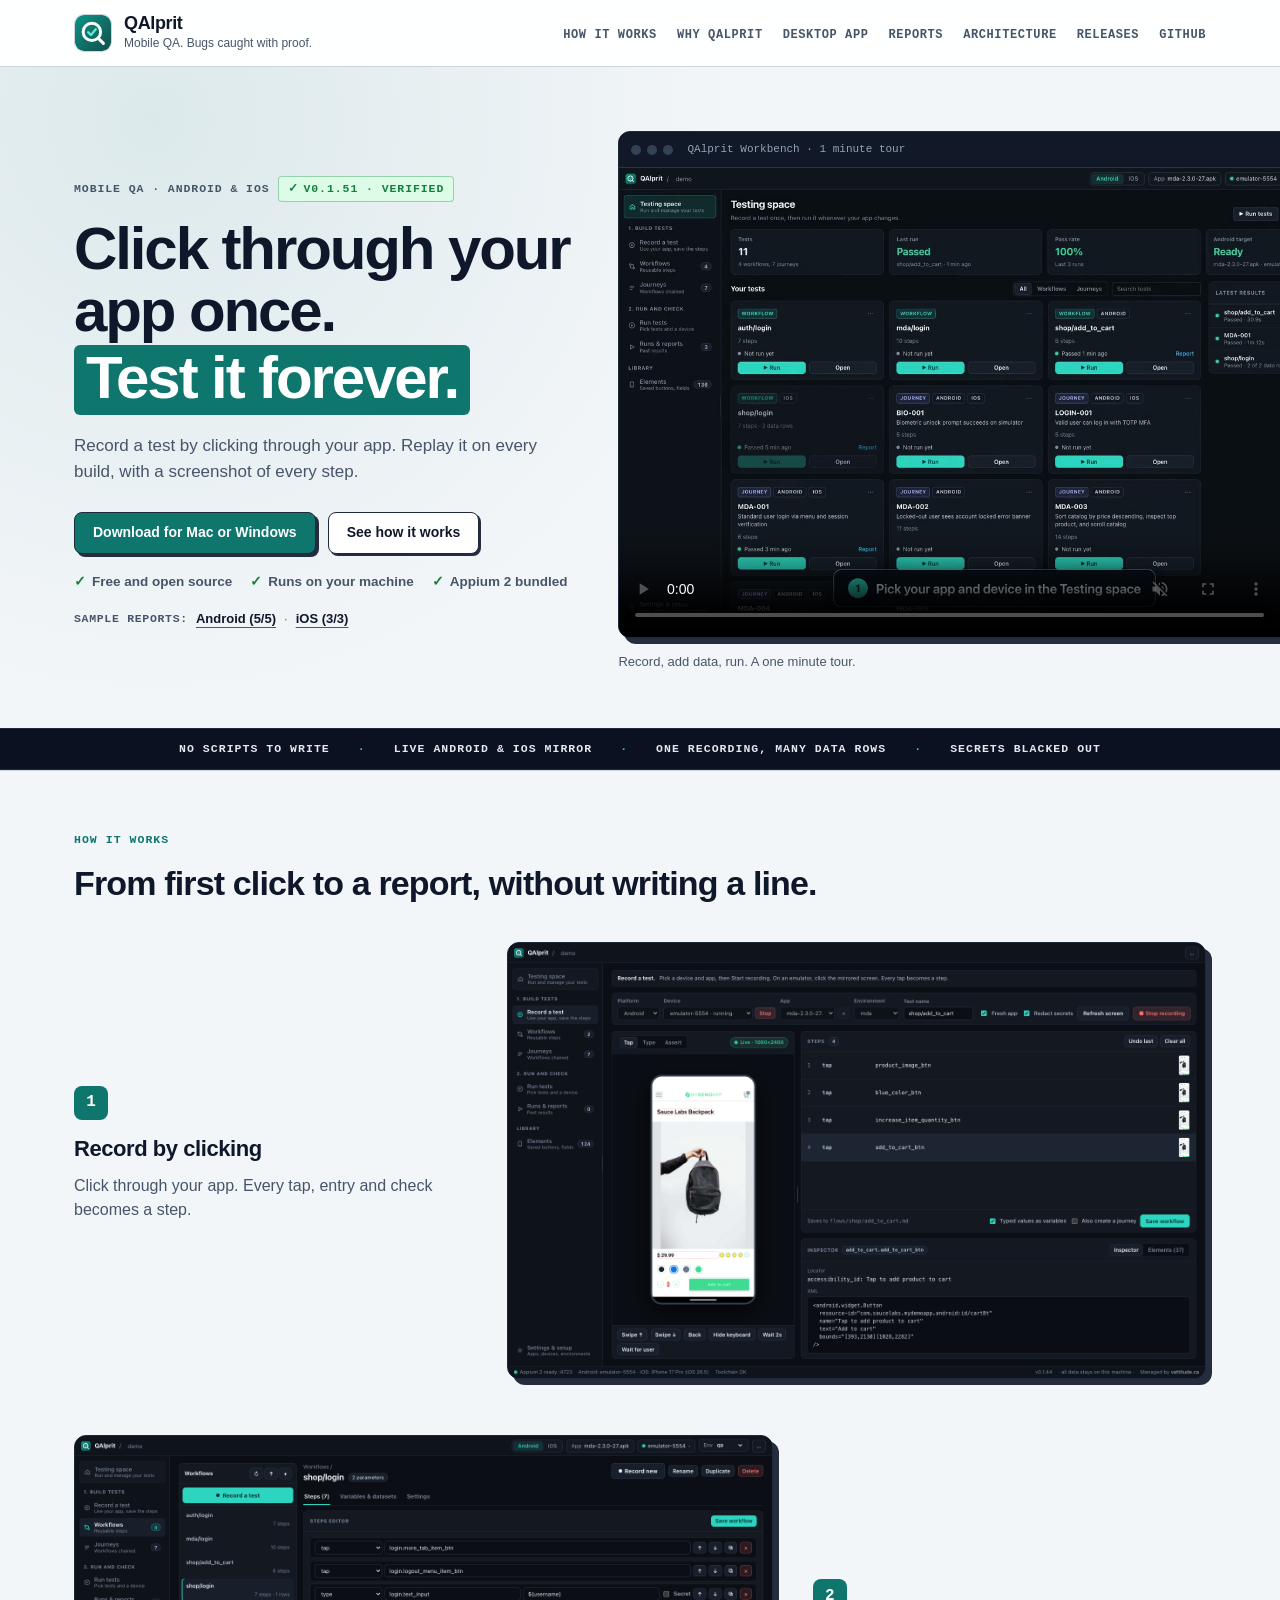
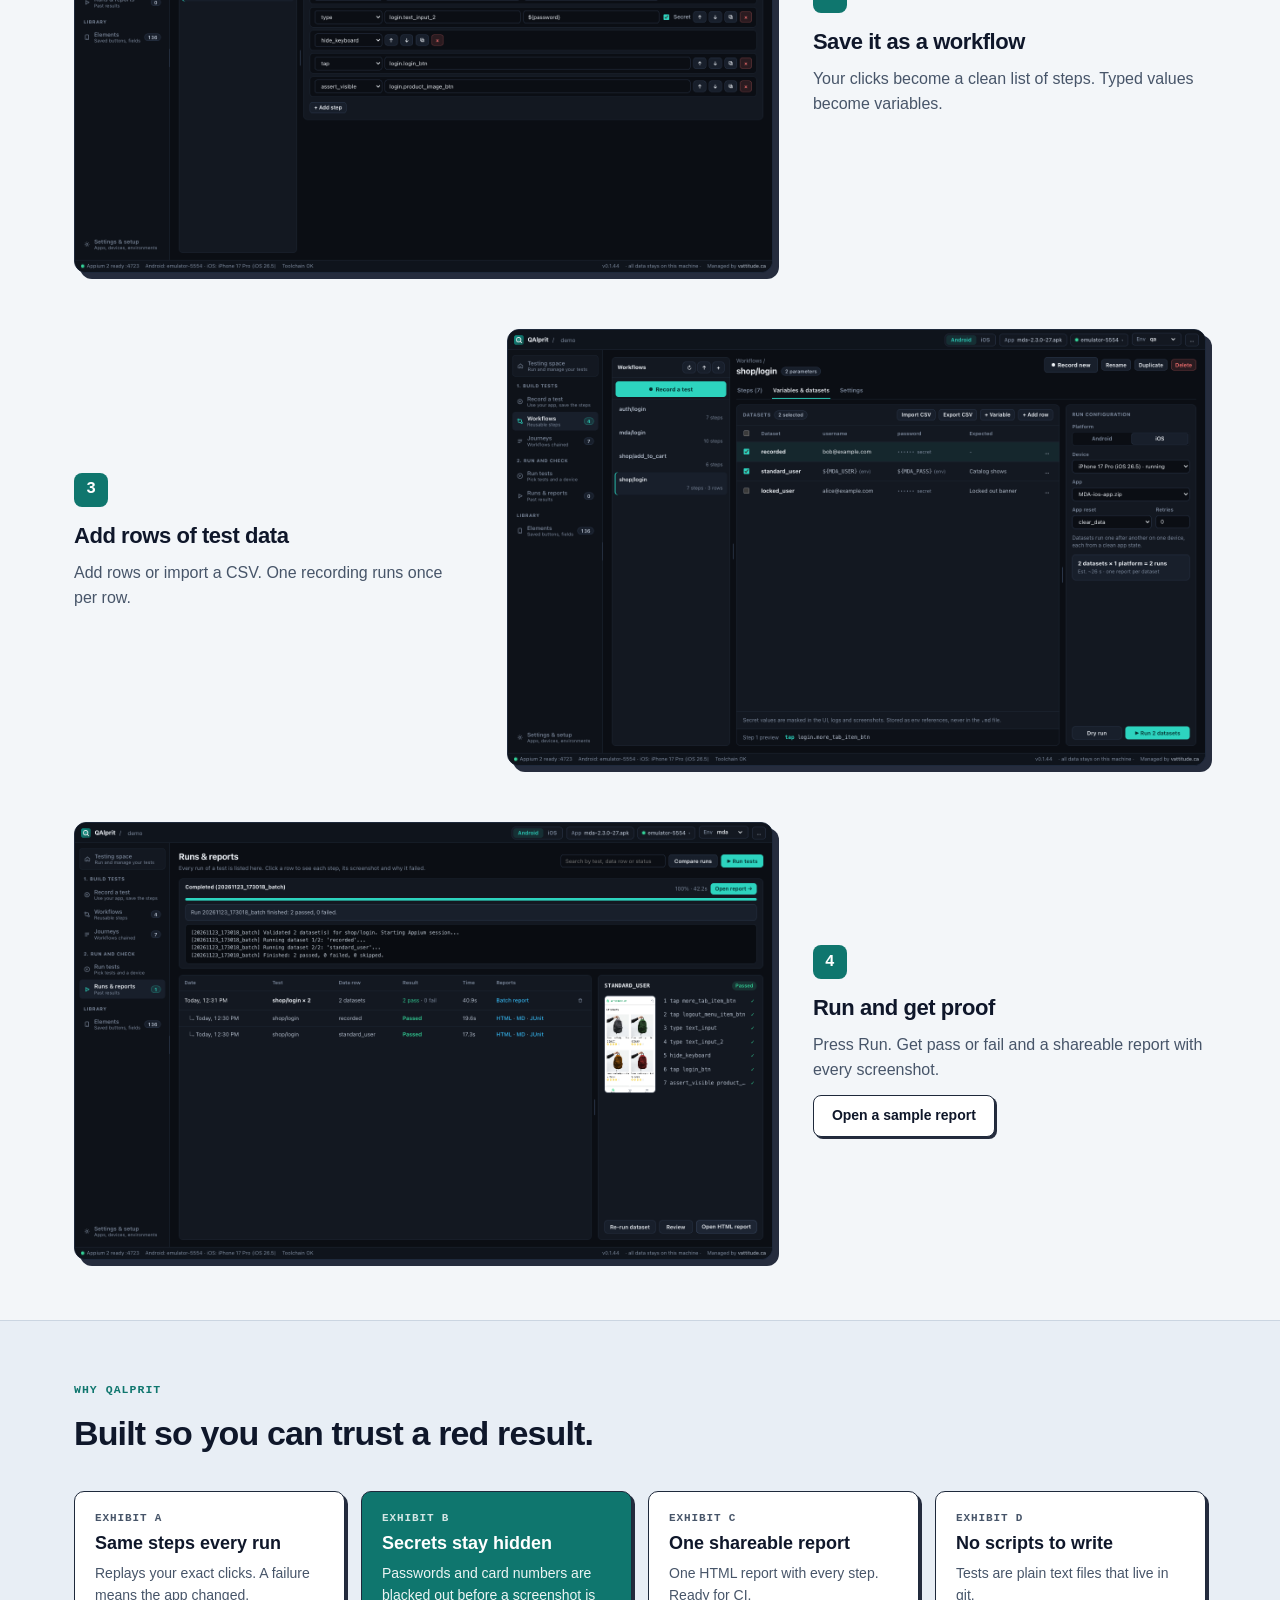
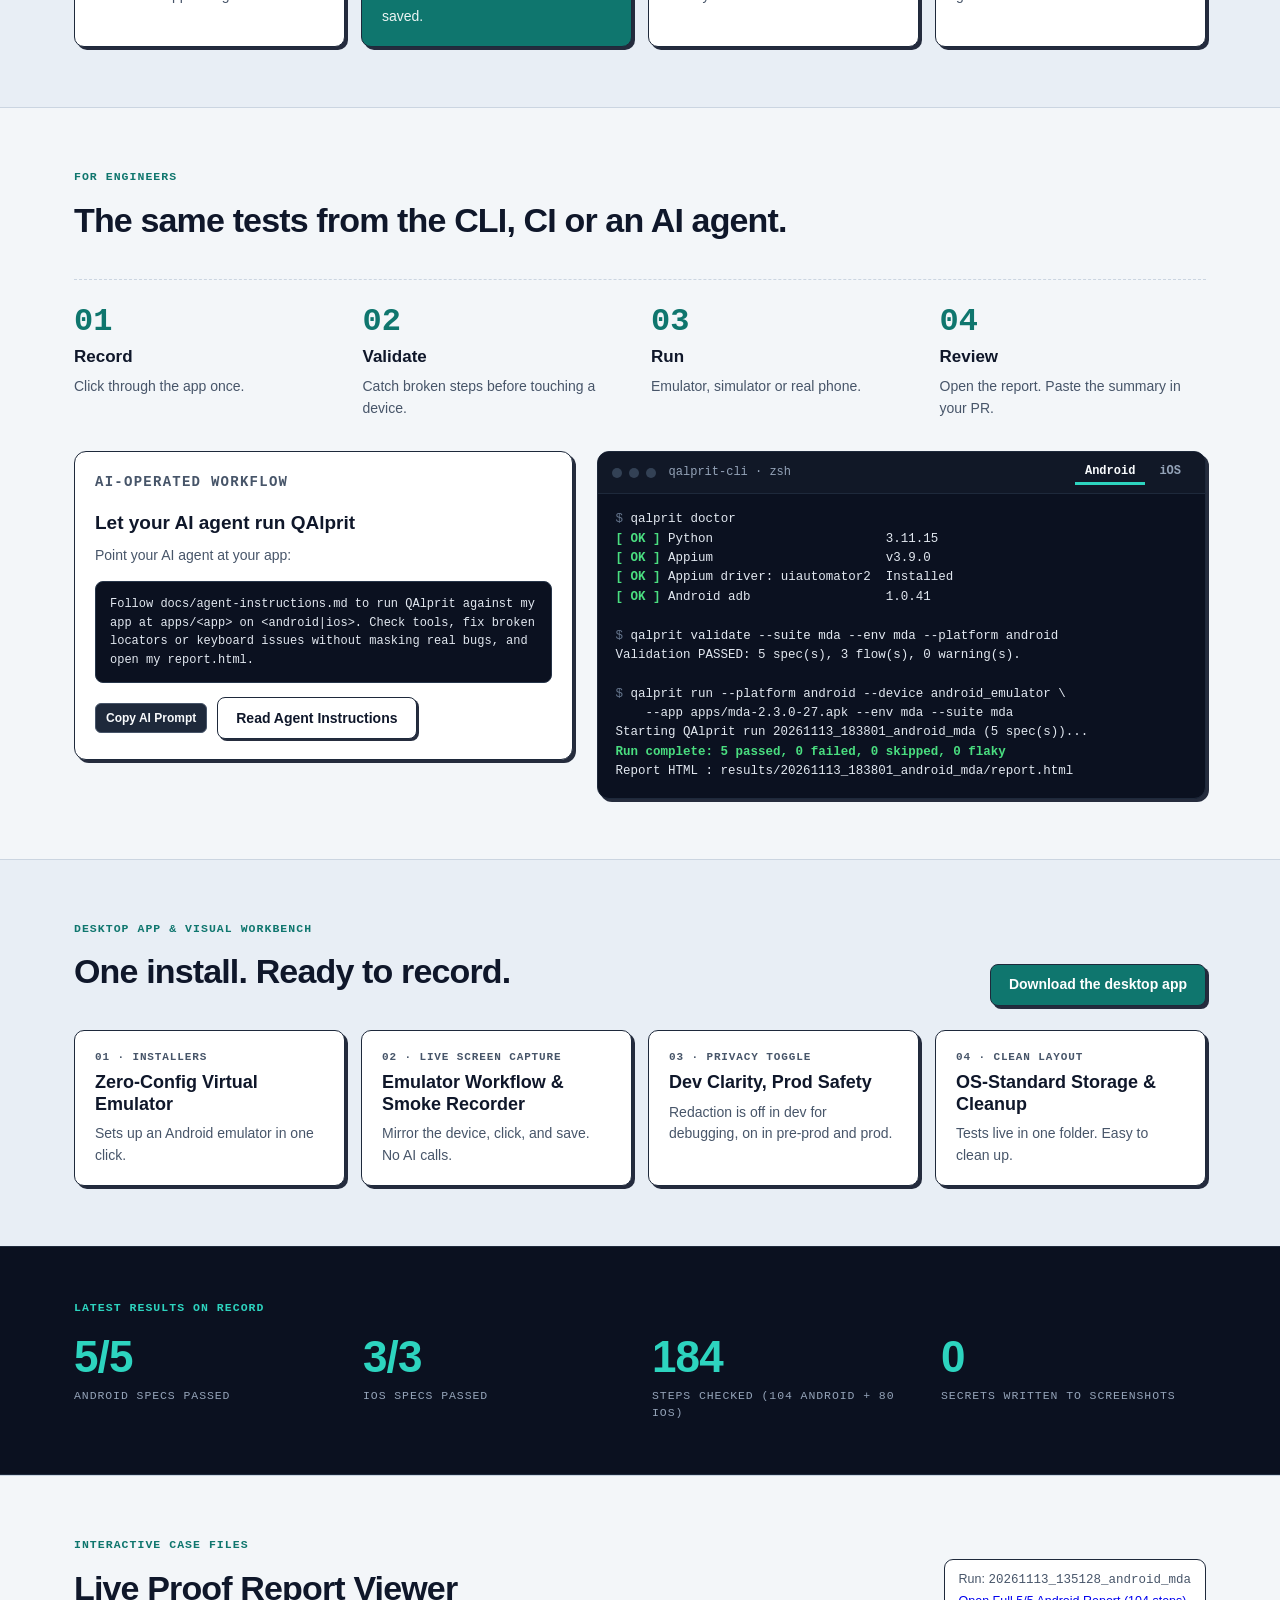
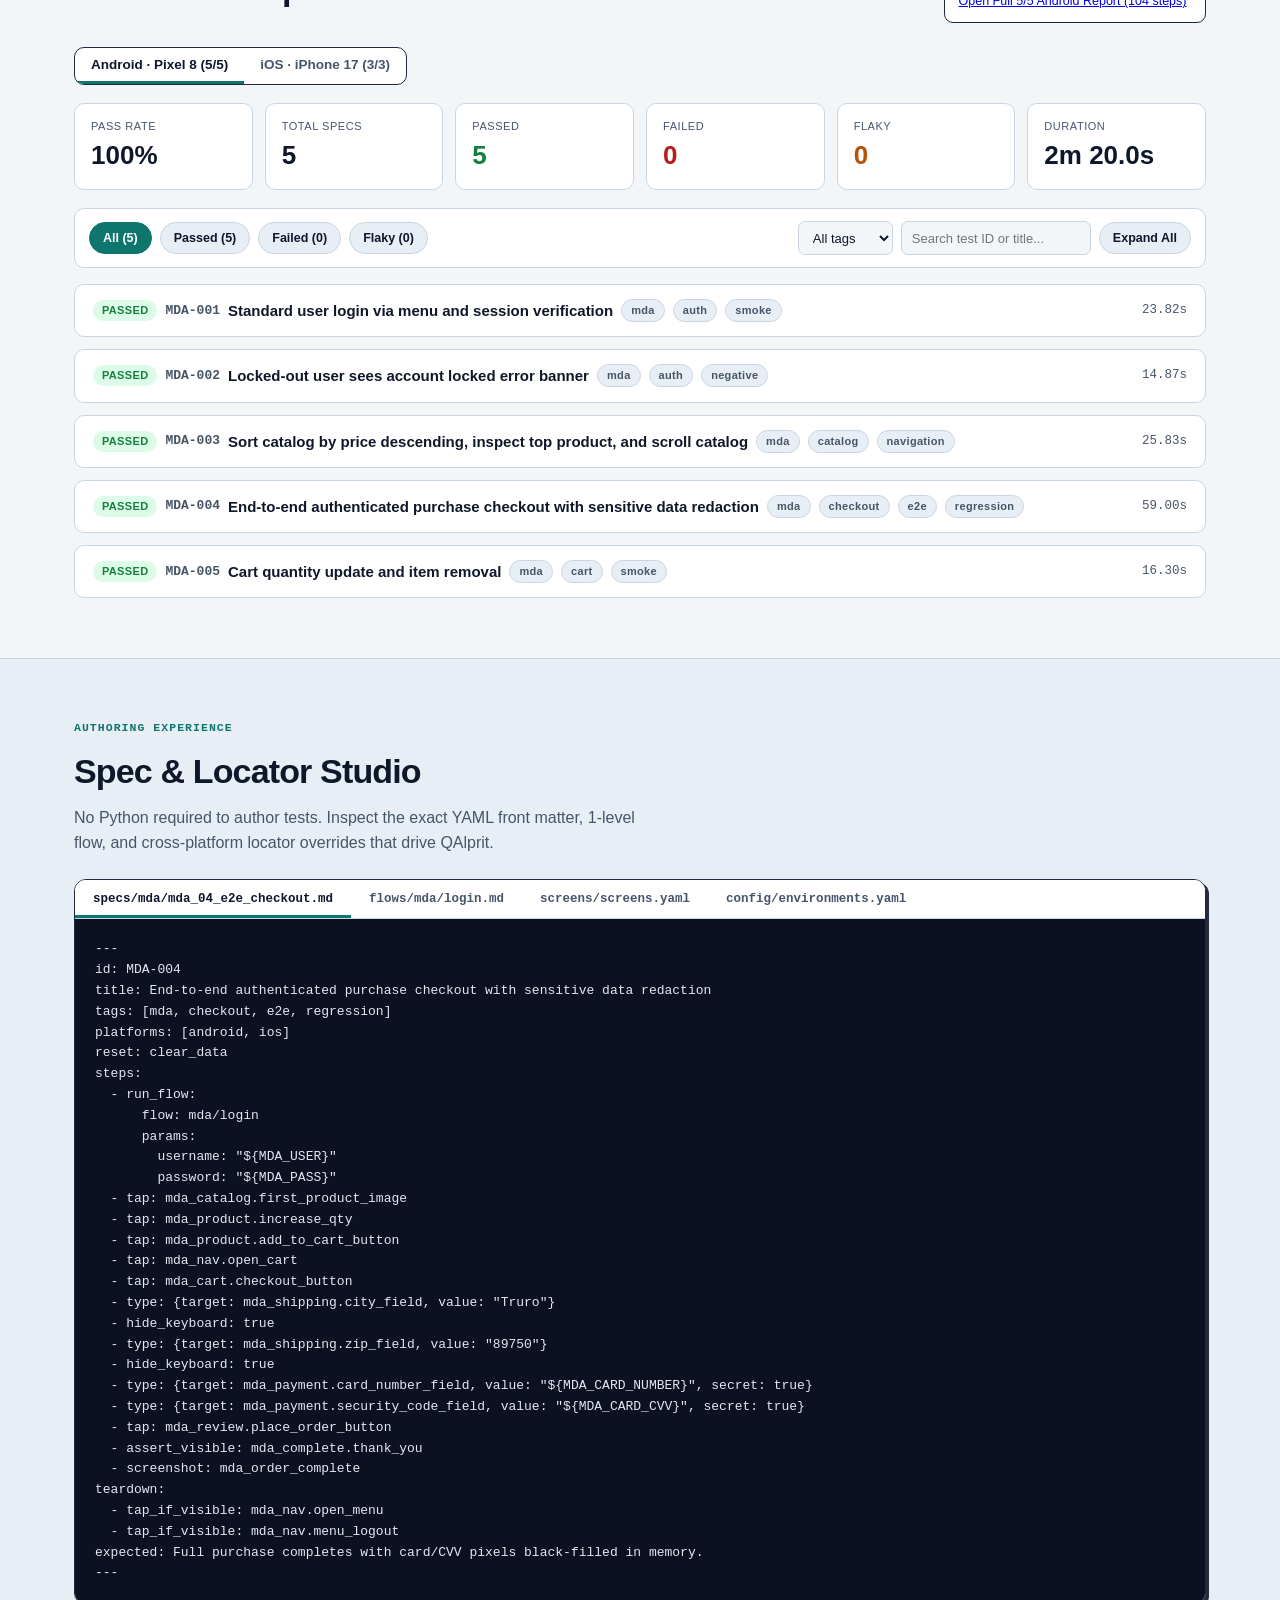
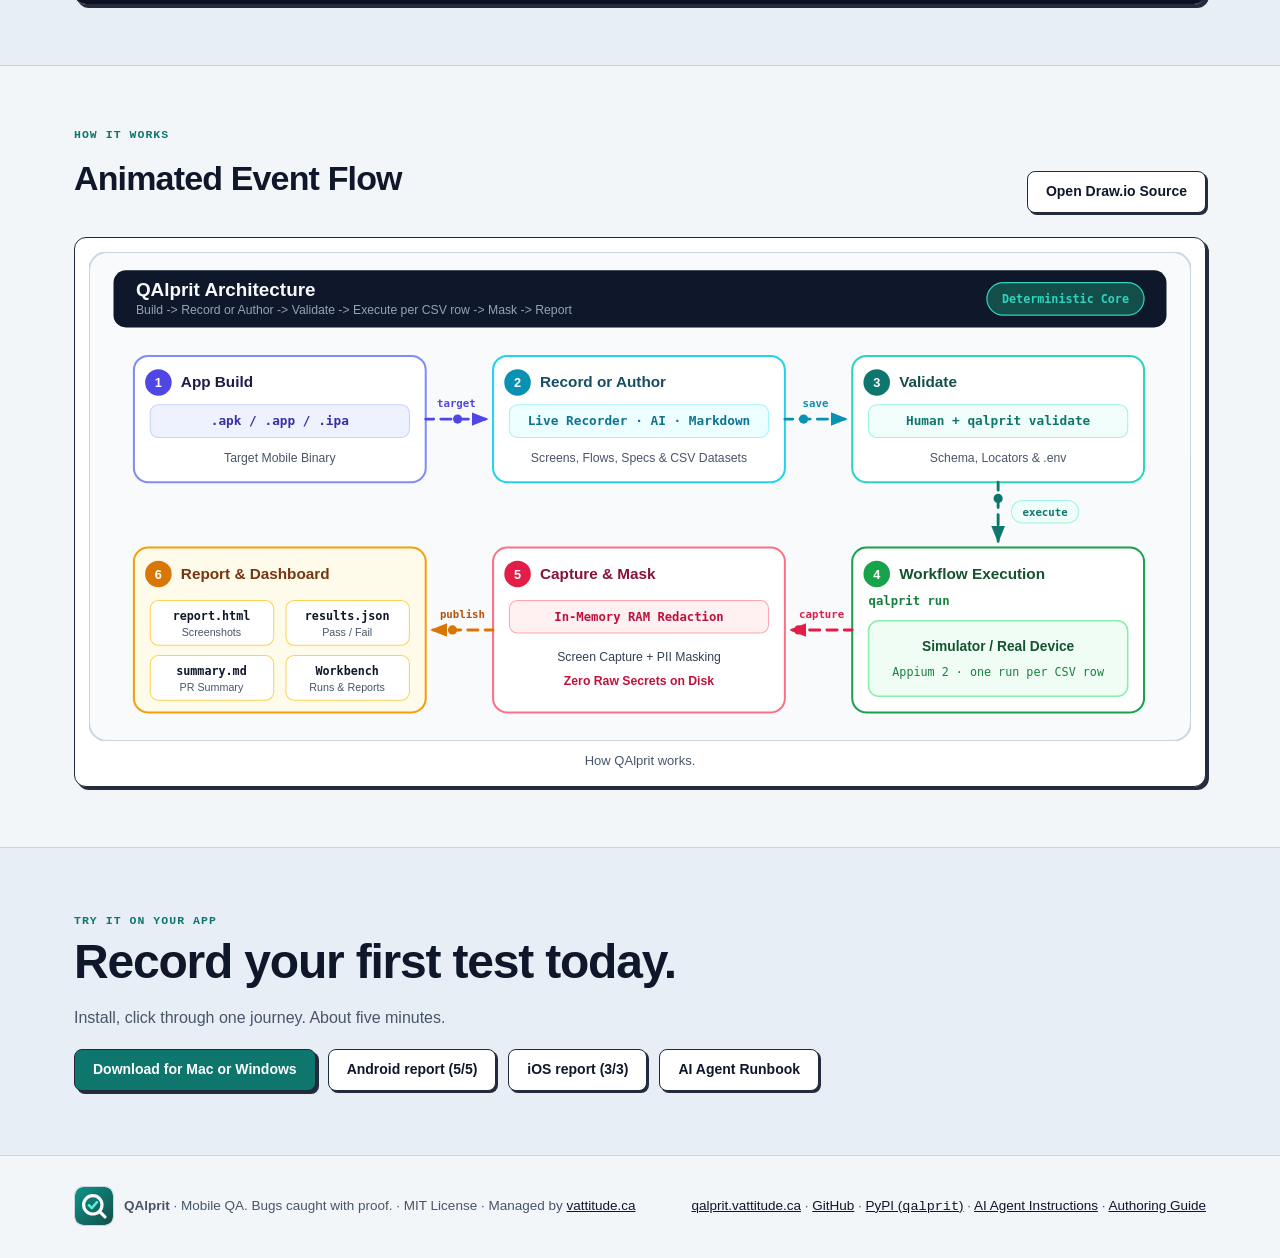
<file: web/index.html>
<!DOCTYPE html>
<html lang="en">
<head>
  <meta charset="utf-8" />
  <meta name="viewport" content="width=device-width, initial-scale=1.0" />
  <meta name="color-scheme" content="light dark" />
  <title>QAlprit: mobile QA. Bugs caught with proof.</title>
  <meta name="description" content="Record mobile tests by clicking through your app on a live Android emulator or iOS simulator. Replay them with CSV data on Appium 2 and get a report with every step and every secret blacked out." />
  <link rel="canonical" href="https://qalprit.vattitude.ca/" />
  <link rel="icon" type="image/svg+xml" href="qalprit-icon.svg" />
  <link rel="alternate icon" type="image/png" href="qalprit-logo.png" />
  <link rel="apple-touch-icon" href="qalprit-logo.png" />
  <meta property="og:type" content="website" />
  <meta property="og:url" content="https://qalprit.vattitude.ca/" />
  <meta property="og:title" content="QAlprit: mobile QA. Bugs caught with proof." />
  <meta property="og:description" content="Record mobile tests by clicking through your app on a live Android emulator or iOS simulator. Replay them with CSV data on Appium 2 and get a report with every step and every secret blacked out." />
  <meta property="og:image" content="https://qalprit.vattitude.ca/social-card.png" />
  <meta name="twitter:card" content="summary_large_image" />
  <meta name="twitter:title" content="QAlprit: mobile QA. Bugs caught with proof." />
  <meta name="twitter:description" content="Record mobile tests by clicking through your app on live Android and iOS emulators. No scripts." />
  <meta name="twitter:image" content="https://qalprit.vattitude.ca/social-card.png" />
  <link rel="stylesheet" href="styles.css" />
</head>
<body>
  <a href="#main-content" class="skip-link">Skip to main content</a>

  <header class="site-header">
    <div class="container nav-row">
      <a class="brand" href="#top" aria-label="QAlprit home">
        <img class="brand-logo" src="qalprit-icon.svg" alt="" width="38" height="38" />
        <span>
          <strong>QAlprit</strong>
          <small>Mobile QA. Bugs caught with proof.</small>
        </span>
      </a>
      <nav aria-label="Primary">
        <ul class="nav-links">
          <li><a href="#how-it-works">How it works</a></li>
          <li><a href="#evidence">Why QAlprit</a></li>
          <li><a href="#workbench">Desktop app</a></li>
          <li><a href="#proof-viewer">Reports</a></li>
          <li><a href="#architecture">Architecture</a></li>
          <li><a href="https://github.com/vattitude-me/QAlprit/releases/latest" target="_blank" rel="noopener">Releases</a></li>
          <li><a href="https://github.com/vattitude-me/QAlprit" target="_blank" rel="noopener">GitHub</a></li>
        </ul>
      </nav>
    </div>
  </header>

  <main id="main-content" tabindex="-1">
    <section id="top" class="hero">
      <div class="container hero-grid">
        <div class="hero-copy">
          <p class="case-meta">
            <span>Mobile QA · Android &amp; iOS</span>
            <span class="case-badge"><span aria-hidden="true">✓</span> v0.1.51 · Verified</span>
          </p>
          <h1>Click through your app once.<br /><span class="proof-highlight">Test it forever.</span></h1>
          <p class="lead">
            Record a test by clicking through your app. Replay it on every build, with a screenshot of every step.
          </p>
          <div class="hero-actions">
            <a class="btn-primary" href="https://github.com/vattitude-me/QAlprit/releases/latest" target="_blank" rel="noopener">Download for Mac or Windows</a>
            <a class="btn-secondary" href="#how-it-works">See how it works</a>
          </div>
          <ul class="hero-points">
            <li>Free and open source</li>
            <li>Runs on your machine</li>
            <li>Appium 2 bundled</li>
          </ul>
          <div class="hero-utility">
            <div class="hero-report-links" aria-label="Sample HTML reports">
              <span class="hero-report-label">Sample reports:</span>
              <a class="utility-link" href="sample-report.html">Android (5/5)</a>
              <span class="t-dim" aria-hidden="true">·</span>
              <a class="utility-link" href="sample-report-ios.html">iOS (3/3)</a>
            </div>
          </div>
        </div>

        <figure class="hero-shot">
          <div class="app-window">
            <div class="app-window-bar" aria-hidden="true"><span></span><span></span><span></span><em>QAlprit Workbench · 1 minute tour</em></div>
            <video class="hero-video" width="1280" height="800" poster="media/intro-poster.jpg" autoplay muted loop playsinline controls preload="metadata" aria-label="One minute tour of QAlprit: record a login on the iOS Simulator, record add to cart on an Android emulator, add data rows, and run the test with a report.">
              <source src="media/intro.mp4" type="video/mp4" />
              <img src="screenshots/record-ios.png" width="1600" height="1000" alt="QAlprit Workbench recording a login on a live iPhone simulator, with the password field blacked out." />
            </video>
          </div>
          <figcaption>Record, add data, run. A one minute tour.</figcaption>
        </figure>
      </div>
    </section>

    <div class="ledger-strip" aria-label="QAlprit execution guarantees">
      <div class="container ledger-items">
        <span>No Scripts to Write</span>
        <span class="ledger-dot" aria-hidden="true">·</span>
        <span>Live Android &amp; iOS Mirror</span>
        <span class="ledger-dot" aria-hidden="true">·</span>
        <span>One Recording, Many Data Rows</span>
        <span class="ledger-dot" aria-hidden="true">·</span>
        <span>Secrets Blacked Out</span>
      </div>
    </div>

    <section id="how-it-works" class="section-band">
      <div class="container">
        <div class="section-head">
          <div>
            <p class="eyebrow">How it works</p>
            <h2>From first click to a report, without writing a line.</h2>
            
          </div>
        </div>

        <div class="tour">
          <article class="tour-row">
            <div class="tour-copy">
              <span class="tour-num" aria-hidden="true">1</span>
              <h3>Record by clicking</h3>
              <p>Click through your app. Every tap, entry and check becomes a step.</p>
            </div>
            <a class="app-window tour-shot" href="screenshots/record-android.png" target="_blank" rel="noopener">
              <img src="screenshots/record-android.png" width="1600" height="1000" loading="lazy" alt="Recording an add to cart flow on a live Android emulator. Four steps are listed next to the phone mirror, each with a screenshot." />
            </a>
          </article>

          <article class="tour-row flip">
            <div class="tour-copy">
              <span class="tour-num" aria-hidden="true">2</span>
              <h3>Save it as a workflow</h3>
              <p>Your clicks become a clean list of steps. Typed values become variables.</p>
            </div>
            <a class="app-window tour-shot" href="screenshots/workflow-steps.png" target="_blank" rel="noopener">
              <img src="screenshots/workflow-steps.png" width="1600" height="1000" loading="lazy" alt="Workflow editor showing seven recorded login steps, with username and password variables and both typed values marked secret." />
            </a>
          </article>

          <article class="tour-row">
            <div class="tour-copy">
              <span class="tour-num" aria-hidden="true">3</span>
              <h3>Add rows of test data</h3>
              <p>Add rows or import a CSV. One recording runs once per row.</p>
            </div>
            <a class="app-window tour-shot" href="screenshots/datasets.png" target="_blank" rel="noopener">
              <img src="screenshots/datasets.png" width="1600" height="1000" loading="lazy" alt="Dataset table with three rows, two of them selected, a masked password column and a run panel for the iOS Simulator." />
            </a>
          </article>

          <article class="tour-row flip">
            <div class="tour-copy">
              <span class="tour-num" aria-hidden="true">4</span>
              <h3>Run and get proof</h3>
              <p>Press Run. Get pass or fail and a shareable report with every screenshot.</p>
              <div class="cta-row">
                <a class="btn-secondary" href="sample-report.html">Open a sample report</a>
              </div>
            </div>
            <a class="app-window tour-shot" href="screenshots/runs.png" target="_blank" rel="noopener">
              <img src="screenshots/runs.png" width="1600" height="1000" loading="lazy" alt="Runs and reports view with a batch of two data rows that both passed, links to HTML, Markdown and JUnit output, and the step list with a screenshot." />
            </a>
          </article>
        </div>
      </div>
    </section>

    <section id="evidence" class="section-band alt-band">
      <div class="container">
        <div class="section-head">
          <div>
            <p class="eyebrow">Why QAlprit</p>
            <h2>Built so you can trust a red result.</h2>
          </div>
        </div>
        <div class="exhibits-grid">
          <article class="exhibit-card">
            <header>
              <span class="exhibit-num">Exhibit A</span>
              <h3>Same steps every run</h3>
            </header>
            <p>Replays your exact clicks. A failure means the app changed.</p>
          </article>

          <article class="exhibit-card featured">
            <header>
              <span class="exhibit-num">Exhibit B</span>
              <h3>Secrets stay hidden</h3>
            </header>
            <p>Passwords and card numbers are blacked out before a screenshot is saved.</p>
          </article>

          <article class="exhibit-card">
            <header>
              <span class="exhibit-num">Exhibit C</span>
              <h3>One shareable report</h3>
            </header>
            <p>One HTML report with every step. Ready for CI.</p>
          </article>

          <article class="exhibit-card">
            <header>
              <span class="exhibit-num">Exhibit D</span>
              <h3>No scripts to write</h3>
            </header>
            <p>Tests are plain text files that live in git.</p>
          </article>
        </div>
      </div>
    </section>

    <section id="procedure" class="section-band">
      <div class="container">
        <div class="section-head">
          <div>
            <p class="eyebrow">For engineers</p>
            <h2>The same tests from the CLI, CI or an AI agent.</h2>
          </div>
        </div>

        <div class="steps-ledger">
          <article class="verdict-step">
            <span class="verdict-num" aria-hidden="true">01</span>
            <h3>Record</h3>
            <p>Click through the app once.</p>
          </article>
          <article class="verdict-step">
            <span class="verdict-num" aria-hidden="true">02</span>
            <h3>Validate</h3>
            <p>Catch broken steps before touching a device.</p>
          </article>
          <article class="verdict-step">
            <span class="verdict-num" aria-hidden="true">03</span>
            <h3>Run</h3>
            <p>Emulator, simulator or real phone.</p>
          </article>
          <article class="verdict-step">
            <span class="verdict-num" aria-hidden="true">04</span>
            <h3>Review</h3>
            <p>Open the report. Paste the summary in your PR.</p>
          </article>
        </div>

        <div class="quickstart-grid" style="margin-top: 32px;">
          <article class="ai-prompt-card">
            <p class="eyebrow">AI-Operated Workflow</p>
            <h3>Let your AI agent run QAlprit</h3>
            <p>
              Point your AI agent at your app:
            </p>
            <pre class="prompt-snippet">Follow docs/agent-instructions.md to run QAlprit against my app at apps/&lt;app&gt; on &lt;android|ios&gt;. Check tools, fix broken locators or keyboard issues without masking real bugs, and open my report.html.</pre>
            <div class="prompt-actions">
              <button type="button" class="copy-btn" data-copy="Follow docs/agent-instructions.md to run QAlprit against my app at apps/<app> on <android|ios>. Check tools, fix broken locators or keyboard issues without masking real bugs, and open my report.html.">Copy AI Prompt</button>
              <a class="btn-secondary" href="https://github.com/vattitude-me/QAlprit/blob/main/docs/agent-instructions.md" target="_blank" rel="noopener">Read Agent Instructions</a>
            </div>
          </article>

          <div class="terminal-card" aria-label="QAlprit CLI workflow preview">
            <div class="terminal-bar">
              <div class="terminal-bar-left">
                <span class="dot"></span><span class="dot"></span><span class="dot"></span>
                <span class="terminal-title">qalprit-cli · zsh</span>
              </div>
              <div class="terminal-tabs" role="tablist" aria-label="CLI preview platform">
                <button type="button" role="tab" id="cli-tab-android" aria-selected="true">Android</button>
                <button type="button" role="tab" id="cli-tab-ios" aria-selected="false">iOS</button>
              </div>
            </div>
            <div role="tabpanel" id="cli-panel-android" aria-labelledby="cli-tab-android" tabindex="0">
              <pre><code><span class="t-dim">$</span> qalprit doctor
<span class="t-ok">[ OK ]</span> Python                       3.11.15
<span class="t-ok">[ OK ]</span> Appium                       v3.9.0
<span class="t-ok">[ OK ]</span> Appium driver: uiautomator2  Installed
<span class="t-ok">[ OK ]</span> Android adb                  1.0.41

<span class="t-dim">$</span> qalprit validate --suite mda --env mda --platform android
Validation PASSED: 5 spec(s), 3 flow(s), 0 warning(s).

<span class="t-dim">$</span> qalprit run --platform android --device android_emulator \
    --app apps/mda-2.3.0-27.apk --env mda --suite mda
Starting QAlprit run 20261113_183801_android_mda (5 spec(s))...
<span class="t-ok">Run complete: 5 passed, 0 failed, 0 skipped, 0 flaky</span>
Report HTML : results/20261113_183801_android_mda/report.html</code></pre>
            </div>
            <div role="tabpanel" id="cli-panel-ios" aria-labelledby="cli-tab-ios" hidden="until-found">
              <pre><code><span class="t-dim">$</span> qalprit doctor
<span class="t-ok">[ OK ]</span> Python                       3.11.15
<span class="t-ok">[ OK ]</span> Appium                       v3.9.0
<span class="t-ok">[ OK ]</span> Appium driver: xcuitest      Installed
<span class="t-ok">[ OK ]</span> Xcode / iOS Simulator        iPhone 17 (iOS 26.5)

<span class="t-dim">$</span> qalprit validate --suite mda --env mda --platform ios
Validation PASSED: 3 spec(s), 3 flow(s), 0 warning(s).

<span class="t-dim">$</span> qalprit run --platform ios --device ios_simulator \
    --app "apps/My Demo App.app" --env mda --suite mda
Starting QAlprit run 20261113_183328_ios_mda (3 spec(s))...
<span class="t-ok">Run complete: 3 passed, 0 failed, 0 skipped, 0 flaky</span>
Report HTML : results/20261113_183328_ios_mda/report.html</code></pre>
            </div>
          </div>
        </div>
      </div>
    </section>

    <section id="workbench" class="section-band alt-band">
      <div class="container">
        <div class="section-head">
          <div>
            <p class="eyebrow">Desktop App &amp; Visual Workbench</p>
            <h2>One install. Ready to record.</h2>
          </div>
          <a class="btn-primary" href="https://github.com/vattitude-me/QAlprit/releases/latest" target="_blank" rel="noopener">Download the desktop app</a>
        </div>
        <div class="exhibits-grid">
          <article class="exhibit-card">
            <header>
              <span class="exhibit-num">01 · Installers</span>
              <h3>Zero-Config Virtual Emulator</h3>
            </header>
            <p>Sets up an Android emulator in one click.</p>
          </article>

          <article class="exhibit-card">
            <header>
              <span class="exhibit-num">02 · Live Screen Capture</span>
              <h3>Emulator Workflow &amp; Smoke Recorder</h3>
            </header>
            <p>Mirror the device, click, and save. No AI calls.</p>
          </article>

          <article class="exhibit-card">
            <header>
              <span class="exhibit-num">03 · Privacy Toggle</span>
              <h3>Dev Clarity, Prod Safety</h3>
            </header>
            <p>Redaction is off in dev for debugging, on in pre-prod and prod.</p>
          </article>

          <article class="exhibit-card">
            <header>
              <span class="exhibit-num">04 · Clean Layout</span>
              <h3>OS-Standard Storage &amp; Cleanup</h3>
            </header>
            <p>Tests live in one folder. Easy to clean up.</p>
          </article>
        </div>
      </div>
    </section>

    <section class="record-band" aria-label="Latest results on record">
      <div class="container">
        <p class="eyebrow">Latest Results on Record</p>
        <div class="record-grid">
          <div class="record-stat">
            <strong>5/5</strong>
            <span>Android Specs Passed</span>
          </div>
          <div class="record-stat">
            <strong>3/3</strong>
            <span>iOS Specs Passed</span>
          </div>
          <div class="record-stat">
            <strong>184</strong>
            <span>Steps Checked (104 Android + 80 iOS)</span>
          </div>
          <div class="record-stat">
            <strong>0</strong>
            <span>Secrets Written to Screenshots</span>
          </div>
        </div>
      </div>
    </section>

    <section id="proof-viewer" class="section-band">
      <div class="container">
        <div class="section-head">
          <div>
            <p class="eyebrow">Interactive Case Files</p>
            <h2>Live Proof Report Viewer</h2>
          </div>
          <div class="run-meta-pill">
            <span>Run: <code id="runIdCode">20261113_135128_android_mda</code></span>
            <span><a id="runFullLink" href="sample-report.html">Open Full 5/5 Android Report (104 steps)</a></span>
          </div>
        </div>

        <div class="platform-tablist" role="tablist" aria-label="Sample run platform">
          <button type="button" role="tab" id="pv-tab-android" data-platform="android" aria-selected="true">Android · Pixel 8 (5/5)</button>
          <button type="button" role="tab" id="pv-tab-ios" data-platform="ios" aria-selected="false">iOS · iPhone 17 (3/3)</button>
        </div>

        <div class="kpi-grid" aria-label="Sample run metrics">
          <div class="kpi"><span class="kpi-label">Pass Rate</span><strong class="kpi-val" id="kpiRate">100%</strong></div>
          <div class="kpi"><span class="kpi-label">Total Specs</span><strong class="kpi-val" id="kpiTotal">5</strong></div>
          <div class="kpi kpi-pass"><span class="kpi-label">Passed</span><strong class="kpi-val" id="kpiPassed">5</strong></div>
          <div class="kpi kpi-fail"><span class="kpi-label">Failed</span><strong class="kpi-val" id="kpiFailed">0</strong></div>
          <div class="kpi kpi-warn"><span class="kpi-label">Flaky</span><strong class="kpi-val" id="kpiFlaky">0</strong></div>
          <div class="kpi"><span class="kpi-label">Duration</span><strong class="kpi-val" id="kpiDuration">2m 20.0s</strong></div>
        </div>

        <div class="toolbar" role="region" aria-label="Report filters">
          <div class="filter-group" id="statusFilters">
            <button type="button" class="btn-filter active" data-status="all" aria-pressed="true">All (5)</button>
            <button type="button" class="btn-filter" data-status="passed" aria-pressed="false">Passed (5)</button>
            <button type="button" class="btn-filter" data-status="failed" aria-pressed="false">Failed (0)</button>
            <button type="button" class="btn-filter" data-status="flaky" aria-pressed="false">Flaky (0)</button>
          </div>
          <div class="filter-controls">
            <label class="visually-hidden" for="tagFilter">Filter by tag</label>
            <select id="tagFilter" class="input-ctrl">
              <option value="all">All tags</option>
              <option value="mda">mda</option>
              <option value="auth">auth</option>
              <option value="smoke">smoke</option>
              <option value="negative">negative</option>
              <option value="catalog">catalog</option>
              <option value="checkout">checkout</option>
              <option value="e2e">e2e</option>
              <option value="cart">cart</option>
            </select>
            <label class="visually-hidden" for="searchBox">Search tests</label>
            <input id="searchBox" class="input-ctrl" type="search" placeholder="Search test ID or title..." />
            <button type="button" class="btn-filter" id="toggleAllBtn">Expand All</button>
          </div>
        </div>

        <div id="demoTestsContainer" class="tests-stack"></div>
      </div>
    </section>

    <section id="spec-studio" class="section-band alt-band">
      <div class="container">
        <div class="section-head">
          <div>
            <p class="eyebrow">Authoring Experience</p>
            <h2>Spec &amp; Locator Studio</h2>
            <p class="section-desc">
              No Python required to author tests. Inspect the exact YAML front matter, 1-level flow,
              and cross-platform locator overrides that drive QAlprit.
            </p>
          </div>
        </div>

        <div class="studio-shell">
          <div class="studio-tablist" role="tablist" aria-label="QAlprit configuration files">
            <button type="button" role="tab" id="tab-spec" aria-selected="true">specs/mda/mda_04_e2e_checkout.md</button>
            <button type="button" role="tab" id="tab-flow" aria-selected="false">flows/mda/login.md</button>
            <button type="button" role="tab" id="tab-screens" aria-selected="false">screens/screens.yaml</button>
            <button type="button" role="tab" id="tab-env" aria-selected="false">config/environments.yaml</button>
          </div>

          <div class="studio-panels">
            <div role="tabpanel" id="panel-spec" aria-labelledby="tab-spec" tabindex="0">
              <div class="code-panel">
                <pre><code>---
id: MDA-004
title: End-to-end authenticated purchase checkout with sensitive data redaction
tags: [mda, checkout, e2e, regression]
platforms: [android, ios]
reset: clear_data
steps:
  - run_flow:
      flow: mda/login
      params:
        username: "${MDA_USER}"
        password: "${MDA_PASS}"
  - tap: mda_catalog.first_product_image
  - tap: mda_product.increase_qty
  - tap: mda_product.add_to_cart_button
  - tap: mda_nav.open_cart
  - tap: mda_cart.checkout_button
  - type: {target: mda_shipping.city_field, value: "Truro"}
  - hide_keyboard: true
  - type: {target: mda_shipping.zip_field, value: "89750"}
  - hide_keyboard: true
  - type: {target: mda_payment.card_number_field, value: "${MDA_CARD_NUMBER}", secret: true}
  - type: {target: mda_payment.security_code_field, value: "${MDA_CARD_CVV}", secret: true}
  - tap: mda_review.place_order_button
  - assert_visible: mda_complete.thank_you
  - screenshot: mda_order_complete
teardown:
  - tap_if_visible: mda_nav.open_menu
  - tap_if_visible: mda_nav.menu_logout
expected: Full purchase completes with card/CVV pixels black-filled in memory.
---</code></pre>
              </div>
            </div>

            <div role="tabpanel" id="panel-flow" aria-labelledby="tab-flow" hidden="until-found">
              <div class="code-panel">
                <pre><code>---
name: mda/login
params: [username, password]
steps:
  - wait_for_visible: mda_nav.open_menu
  - tap: mda_nav.open_menu
  - tap: mda_nav.menu_login
  - wait_for_visible: mda_login.username_field
  - type: {target: mda_login.username_field, value: "${username}"}
  - type: {target: mda_login.password_field, value: "${password}", secret: true}
  - hide_keyboard: true
  - tap: mda_login.login_button
  - wait_for_visible: mda_catalog.title
---
# Reusable 1-level login flow
# Expanded inline during execution; nested run_flow inside a flow is rejected by `qalprit validate`.</code></pre>
              </div>
            </div>

            <div role="tabpanel" id="panel-screens" aria-labelledby="tab-screens" hidden="until-found">
              <div class="code-panel">
                <pre><code>mda_login:
  username_field:
    android: {id: "com.saucelabs.mydemoapp.android:id/nameET"}
    ios: {accessibility_id: "nameET"}
  password_field:
    android: {id: "com.saucelabs.mydemoapp.android:id/passwordET", sensitive: true}
    ios: {accessibility_id: "passwordET", sensitive: true}
  login_button: {accessibility_id: "Tap to login with given credentials"}

mda_shipping:
  zip_field:
    android: {id: "com.saucelabs.mydemoapp.android:id/zipET"}
    ios: {xpath: '//XCUIElementTypeStaticText[@name="Zip Code*"]/following::XCUIElementTypeTextField[1]'}

mda_payment:
  card_number_field:
    android: {id: "com.saucelabs.mydemoapp.android:id/cardNumberET", sensitive: true}
    ios: {xpath: '//XCUIElementTypeStaticText[@name="Card Number*"]/following::XCUIElementTypeTextField[1]', sensitive: true}
  security_code_field:
    android: {id: "com.saucelabs.mydemoapp.android:id/securityCodeET", sensitive: true}
    ios: {xpath: '//XCUIElementTypeStaticText[@name="Security Code*"]/following::XCUIElementTypeTextField[1]', sensitive: true}</code></pre>
              </div>
            </div>

            <div role="tabpanel" id="panel-env" aria-labelledby="tab-env" hidden="until-found">
              <div class="code-panel">
                <pre><code>environments:
  dev:
    android_package: com.example.qalprit.dev
    ios_bundle_id: com.example.qalprit.dev
    default_timeout: 12
    redact_screenshots: false   # Clear screenshots &amp; live mirror for local debugging
    variables:
      ENV_LABEL: DEV
  pre-prod:
    android_package: com.example.qalprit.preprod
    ios_bundle_id: com.example.qalprit.preprod
    default_timeout: 12
    redact_screenshots: true    # Mask sensitive boxes &amp; credentials in memory
    variables:
      ENV_LABEL: PRE-PROD
  prod:
    android_package: com.example.qalprit.prod
    ios_bundle_id: com.example.qalprit.prod
    default_timeout: 15
    redact_screenshots: true
    variables:
      ENV_LABEL: PROD
  mda:
    android_package: com.saucelabs.mydemoapp.android
    ios_bundle_id: com.saucelabs.mydemo.app.ios
    default_timeout: 12
    redact_screenshots: true
    variables:
      ENV_LABEL: DEMO</code></pre>
              </div>
            </div>
          </div>
        </div>
      </div>
    </section>

    <section id="architecture" class="section-band">
      <div class="container">
        <div class="section-head">
          <div>
            <p class="eyebrow">How It Works</p>
            <h2>Animated Event Flow</h2>
          </div>
          <a class="btn-secondary" href="https://github.com/vattitude-me/QAlprit/blob/main/docs/architecture.drawio" target="_blank" rel="noopener">Open Draw.io Source</a>
        </div>
        <figure class="arch-figure">
          <img src="architecture.svg" alt="Animated QAlprit architecture diagram: App Build, AI Authoring, Validate, Workflow Execution on Simulator/Real Device, Capture &amp; Mask, and Report &amp; Dashboard" />
          <figcaption>How QAlprit works.</figcaption>
        </figure>
      </div>
    </section>

    <section class="closing-band alt-band" aria-label="Explore full sample case files">
      <div class="container">
        <p class="eyebrow">Try it on your app</p>
        <h2>Record your first test today.</h2>
        <p class="section-desc">Install, click through one journey. About five minutes.</p>
        <div class="cta-row" style="margin-top: 18px;">
          <a class="btn-primary" href="https://github.com/vattitude-me/QAlprit/releases/latest" target="_blank" rel="noopener">Download for Mac or Windows</a>
          <a class="btn-secondary" href="sample-report.html">Android report (5/5)</a>
          <a class="btn-secondary" href="sample-report-ios.html">iOS report (3/3)</a>
          <a class="btn-secondary" href="https://github.com/vattitude-me/QAlprit/blob/main/docs/agent-instructions.md" target="_blank" rel="noopener">AI Agent Runbook</a>
        </div>
      </div>
    </section>
  </main>

  <footer class="site-footer">
    <div class="container footer-row">
      <p class="footer-brand">
        <img class="footer-logo" src="qalprit-icon.svg" alt="QAlprit logo" width="40" height="40" />
        <span><strong>QAlprit</strong> · Mobile QA. Bugs caught with proof. · MIT License · Managed by <a href="https://vattitude.ca" target="_blank" rel="noopener">vattitude.ca</a></span>
      </p>
      <p>
        <a href="https://qalprit.vattitude.ca" target="_blank" rel="noopener">qalprit.vattitude.ca</a> ·
        <a href="https://github.com/vattitude-me/QAlprit" target="_blank" rel="noopener">GitHub</a> ·
        <a href="https://pypi.org/project/qalprit/" target="_blank" rel="noopener">PyPI (<code>qalprit</code>)</a> ·
        <a href="https://github.com/vattitude-me/QAlprit/blob/main/docs/agent-instructions.md" target="_blank" rel="noopener">AI Agent Instructions</a> ·
        <a href="https://github.com/vattitude-me/QAlprit/blob/main/docs/authoring-guide.md" target="_blank" rel="noopener">Authoring Guide</a>
      </p>
    </div>
  </footer>

  <dialog id="proofLightbox" closedby="any" aria-labelledby="lbTitle">
    <div class="lb-head">
      <h3 id="lbTitle">Step Screenshot</h3>
      <button type="button" class="lb-close" id="lbClose" autofocus>Close</button>
    </div>
    <div id="lbMedia" class="lb-media"></div>
    <p id="lbCaption" class="lb-caption"></p>
  </dialog>

  <div id="liveStatus" class="visually-hidden" aria-live="polite"></div>

  <script src="app.js"></script>
</body>
</html>
</file>
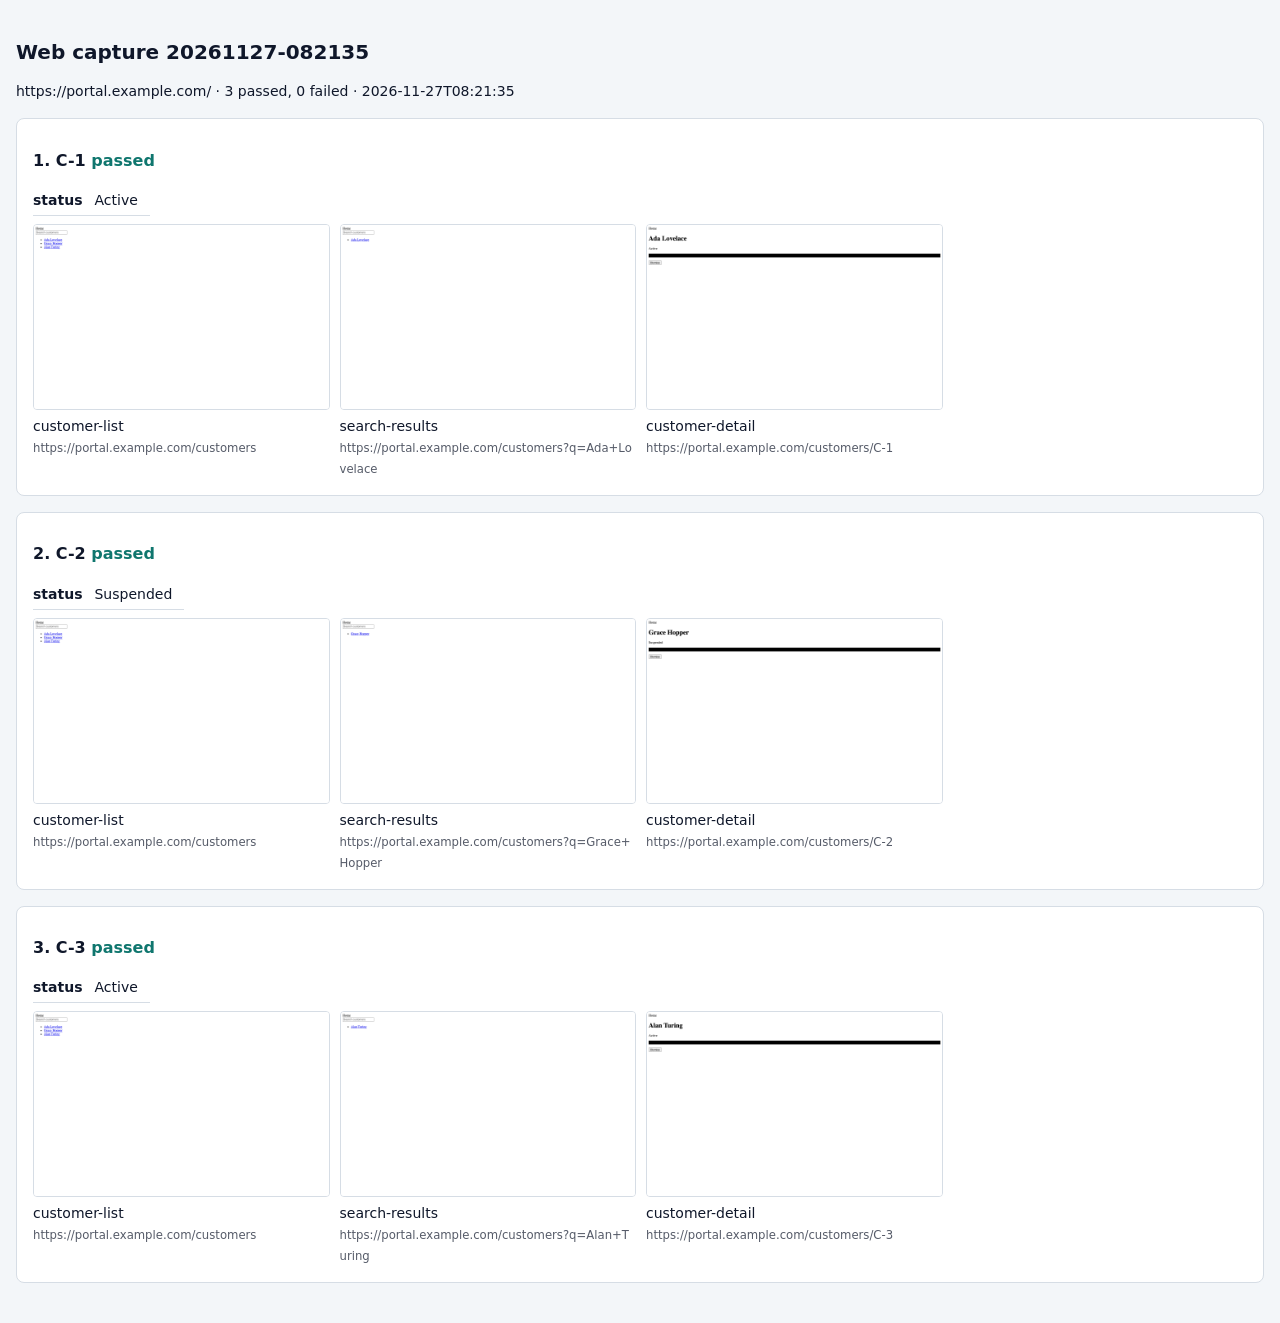
<file: tools/web-capture/samples/sample-run/index.html>
<!doctype html><html lang="en"><head><meta charset="utf-8">
<meta name="viewport" content="width=device-width, initial-scale=1">
<title>Web capture 20261127-082135</title>
<style>
:root{--bg:#f3f6f9;--fg:#0f172a;--card:#fff;--line:#d6dde5;--accent:#0f766e;--bad:#b42318}
@media (prefers-color-scheme:dark){:root{--bg:#090e1a;--fg:#e2e8f0;--card:#111827;--line:#263244;--accent:#2dd4bf;--bad:#f97066}}
body{margin:0;padding:24px 16px;background:var(--bg);color:var(--fg);font:14px/1.5 system-ui,sans-serif}
h1{font-size:20px} h2{font-size:16px} section{background:var(--card);border:1px solid var(--line);border-radius:8px;padding:16px;margin:16px 0}
.grid{display:grid;grid-template-columns:repeat(auto-fill,minmax(260px,1fr));gap:12px}
figure{margin:0} img{width:100%;border:1px solid var(--line);border-radius:4px}
figcaption small{opacity:.7;word-break:break-all} .passed{color:var(--accent)} .failed,.err{color:var(--bad)}
table{border-collapse:collapse;margin:8px 0} th,td{text-align:left;padding:4px 12px 4px 0;border-bottom:1px solid var(--line)}
</style></head><body>
<h1>Web capture 20261127-082135</h1>
<p>https://portal.example.com/ · 3 passed, 0 failed · 2026-11-27T08:21:35</p>
<section><h2>1. C-1 <span class="passed">passed</span></h2><table><tr><th>status</th><td>Active</td></tr></table><div class="grid"><figure><a href="C-1/01_customer-list.png"><img loading="lazy" src="C-1/01_customer-list.png" alt=""></a><figcaption>customer-list<br><small>https://portal.example.com/customers</small></figcaption></figure><figure><a href="C-1/02_search-results.png"><img loading="lazy" src="C-1/02_search-results.png" alt=""></a><figcaption>search-results<br><small>https://portal.example.com/customers?q=Ada+Lovelace</small></figcaption></figure><figure><a href="C-1/03_customer-detail.png"><img loading="lazy" src="C-1/03_customer-detail.png" alt=""></a><figcaption>customer-detail<br><small>https://portal.example.com/customers/C-1</small></figcaption></figure></div></section><section><h2>2. C-2 <span class="passed">passed</span></h2><table><tr><th>status</th><td>Suspended</td></tr></table><div class="grid"><figure><a href="C-2/01_customer-list.png"><img loading="lazy" src="C-2/01_customer-list.png" alt=""></a><figcaption>customer-list<br><small>https://portal.example.com/customers</small></figcaption></figure><figure><a href="C-2/02_search-results.png"><img loading="lazy" src="C-2/02_search-results.png" alt=""></a><figcaption>search-results<br><small>https://portal.example.com/customers?q=Grace+Hopper</small></figcaption></figure><figure><a href="C-2/03_customer-detail.png"><img loading="lazy" src="C-2/03_customer-detail.png" alt=""></a><figcaption>customer-detail<br><small>https://portal.example.com/customers/C-2</small></figcaption></figure></div></section><section><h2>3. C-3 <span class="passed">passed</span></h2><table><tr><th>status</th><td>Active</td></tr></table><div class="grid"><figure><a href="C-3/01_customer-list.png"><img loading="lazy" src="C-3/01_customer-list.png" alt=""></a><figcaption>customer-list<br><small>https://portal.example.com/customers</small></figcaption></figure><figure><a href="C-3/02_search-results.png"><img loading="lazy" src="C-3/02_search-results.png" alt=""></a><figcaption>search-results<br><small>https://portal.example.com/customers?q=Alan+Turing</small></figcaption></figure><figure><a href="C-3/03_customer-detail.png"><img loading="lazy" src="C-3/03_customer-detail.png" alt=""></a><figcaption>customer-detail<br><small>https://portal.example.com/customers/C-3</small></figcaption></figure></div></section>
</body></html>
</file>
<file: web/styles.css>
:root {
  color-scheme: light dark;

  --bg-light: #f3f6f9;
  --bg-dark: #090e1a;
  --surface-light: #ffffff;
  --surface-dark: #111827;
  --surface-alt-light: #e8eef5;
  --surface-alt-dark: #0f172a;
  --border-light: #cbd5e1;
  --border-dark: #273549;
  --frame-border-light: #1e293b;
  --frame-border-dark: #334155;
  --shadow-color-light: rgba(15, 23, 42, 0.9);
  --shadow-color-dark: rgba(2, 6, 23, 0.9);
  --text-light: #0f172a;
  --text-dark: #f1f5f9;
  --muted-light: #475569;
  --muted-dark: #94a3b8;
  --accent-light: #0f766e;
  --accent-dark: #2dd4bf;
  --accent-ink-light: #ffffff;
  --accent-ink-dark: #042f2e;
  --pass-light: #15803d;
  --pass-dark: #4ade80;
  --pass-bg-light: #dcfce7;
  --pass-bg-dark: #052e16;
  --fail-light: #b91c1c;
  --fail-dark: #f87171;
  --fail-bg-light: #fee2e2;
  --fail-bg-dark: #450a0a;
  --warn-light: #b45309;
  --warn-dark: #fbbf24;
  --warn-bg-light: #fef3c7;
  --warn-bg-dark: #451a03;

  --bg: var(--bg-light);
  --surface: var(--surface-light);
  --surface-alt: var(--surface-alt-light);
  --border: var(--border-light);
  --frame-border: var(--frame-border-light);
  --frame-shadow: var(--shadow-color-light);
  --text: var(--text-light);
  --muted: var(--muted-light);
  --accent: var(--accent-light);
  --accent-ink: var(--accent-ink-light);
  --pass: var(--pass-light);
  --pass-bg: var(--pass-bg-light);
  --fail: var(--fail-light);
  --fail-bg: var(--fail-bg-light);
  --warn: var(--warn-light);
  --warn-bg: var(--warn-bg-light);

  --sans: "Inter", -apple-system, BlinkMacSystemFont, "Segoe UI", Roboto, sans-serif;
  --mono: ui-monospace, SFMono-Regular, Menlo, Monaco, Consolas, monospace;
}

@media (prefers-color-scheme: dark) {
  :root {
    --bg: var(--bg-dark);
    --surface: var(--surface-dark);
    --surface-alt: var(--surface-alt-dark);
    --border: var(--border-dark);
    --frame-border: var(--frame-border-dark);
    --frame-shadow: var(--shadow-color-dark);
    --text: var(--text-dark);
    --muted: var(--muted-dark);
    --accent: var(--accent-dark);
    --accent-ink: var(--accent-ink-dark);
    --pass: var(--pass-dark);
    --pass-bg: var(--pass-bg-dark);
    --fail: var(--fail-dark);
    --fail-bg: var(--fail-bg-dark);
    --warn: var(--warn-dark);
    --warn-bg: var(--warn-bg-dark);
  }
}

@supports (color: light-dark(white, black)) {
  :root {
    --bg: light-dark(var(--bg-light), var(--bg-dark));
    --surface: light-dark(var(--surface-light), var(--surface-dark));
    --surface-alt: light-dark(var(--surface-alt-light), var(--surface-alt-dark));
    --border: light-dark(var(--border-light), var(--border-dark));
    --frame-border: light-dark(var(--frame-border-light), var(--frame-border-dark));
    --frame-shadow: light-dark(var(--shadow-color-light), var(--shadow-color-dark));
    --text: light-dark(var(--text-light), var(--text-dark));
    --muted: light-dark(var(--muted-light), var(--muted-dark));
    --accent: light-dark(var(--accent-light), var(--accent-dark));
    --accent-ink: light-dark(var(--accent-ink-light), var(--accent-ink-dark));
    --pass: light-dark(var(--pass-light), var(--pass-dark));
    --pass-bg: light-dark(var(--pass-bg-light), var(--pass-bg-dark));
    --fail: light-dark(var(--fail-light), var(--fail-dark));
    --fail-bg: light-dark(var(--fail-bg-light), var(--fail-bg-dark));
    --warn: light-dark(var(--warn-light), var(--warn-dark));
    --warn-bg: light-dark(var(--warn-bg-light), var(--warn-bg-dark));
  }
}

* { box-sizing: border-box; }

body {
  margin: 0;
  font-family: var(--sans);
  background: var(--bg);
  color: var(--text);
  line-height: 1.55;
}

.visually-hidden:where(:not(:focus-within, :active)) {
  position: absolute !important;
  clip-path: inset(50%) !important;
  overflow: hidden !important;
  width: 1px !important;
  height: 1px !important;
  margin: -1px !important;
  padding: 0 !important;
  border: 0 !important;
  white-space: nowrap !important;
}

.skip-link {
  position: absolute;
  left: -9999px;
  top: 8px;
  background: var(--accent);
  color: var(--accent-ink);
  padding: 8px 14px;
  border-radius: 6px;
  font-weight: 700;
  z-index: 100;
}
.skip-link:focus { left: 12px; }

:where(a:any-link, button, input, select, summary):focus-visible {
  outline: 3px solid var(--accent);
  outline-offset: 2px;
}

.container {
  max-width: 1180px;
  margin: 0 auto;
  padding: 0 24px;
}

.site-header {
  position: sticky;
  top: 0;
  z-index: 20;
  background: color-mix(in srgb, var(--surface) 92%, transparent);
  backdrop-filter: blur(10px);
  border-bottom: 1px solid var(--border);
}

.nav-row {
  display: flex;
  flex-wrap: wrap;
  align-items: center;
  justify-content: space-between;
  gap: 14px;
  padding-block: 14px;
}

.brand {
  display: inline-flex;
  align-items: center;
  gap: 12px;
  text-decoration: none;
  color: inherit;
}
.brand strong { display: block; font-size: 18px; letter-spacing: -0.02em; line-height: 1.1; }
.brand small { display: block; font-size: 12px; color: var(--muted); }
.brand-logo {
  width: 38px;
  height: 38px;
  border-radius: 10px;
  border: 1px solid var(--border);
  background: #ffffff;
  object-fit: contain;
  flex-shrink: 0;
}

.nav-links {
  list-style: none;
  margin: 0;
  padding: 0;
  display: flex;
  flex-wrap: wrap;
  gap: 20px;
}
.nav-links a {
  text-decoration: none;
  color: var(--muted);
  font-family: var(--mono);
  font-size: 12px;
  font-weight: 600;
  text-transform: uppercase;
  letter-spacing: 0.05em;
}
.nav-links a:hover { color: var(--text); }

.hero {
  overflow: hidden;
  padding: 64px 0 56px;
  background: radial-gradient(circle at 12% 8%, color-mix(in srgb, var(--accent) 10%, transparent), transparent 46%);
}
.hero-grid {
  display: grid;
  grid-template-columns: minmax(0, 0.92fr) minmax(0, 1.08fr);
  gap: 44px;
  align-items: center;
}
@media (max-width: 900px) {
  .hero-grid { grid-template-columns: 1fr; }
}

.case-meta {
  display: inline-flex;
  flex-wrap: wrap;
  align-items: center;
  gap: 8px;
  margin: 0 0 16px;
  font-family: var(--mono);
  font-size: 11.5px;
  font-weight: 700;
  text-transform: uppercase;
  letter-spacing: 0.08em;
  color: var(--muted);
}
.case-badge {
  display: inline-flex;
  align-items: center;
  gap: 5px;
  padding: 3px 9px;
  border-radius: 4px;
  background: var(--pass-bg);
  color: var(--pass);
  border: 1px solid color-mix(in srgb, var(--pass) 35%, transparent);
}

.eyebrow {
  margin: 0 0 8px;
  font-family: var(--mono);
  font-size: 11.5px;
  font-weight: 700;
  text-transform: uppercase;
  letter-spacing: 0.09em;
  color: var(--accent);
}

h1 {
  margin: 0 0 18px;
  font-size: clamp(40px, 5.4vw, 60px);
  font-weight: 800;
  line-height: 1.03;
  letter-spacing: -0.035em;
}
.proof-highlight {
  display: inline-block;
  margin-top: 4px;
  padding: 2px 12px 6px;
  background: var(--accent);
  color: var(--accent-ink);
  border-radius: 6px;
}

h2 {
  margin: 0 0 8px;
  font-size: clamp(26px, 3.2vw, 34px);
  font-weight: 800;
  letter-spacing: -0.025em;
}

.lead {
  margin: 0 0 26px;
  font-size: 17px;
  color: var(--muted);
  max-width: 54ch;
}

.cta-row,
.hero-actions {
  display: flex;
  flex-wrap: wrap;
  gap: 12px;
  align-items: center;
}
.hero-utility {
  display: flex;
  flex-wrap: wrap;
  align-items: center;
  gap: 12px 18px;
  margin-top: 16px;
}
.hero-report-links {
  display: inline-flex;
  flex-wrap: wrap;
  align-items: center;
  gap: 8px;
  font-size: 13px;
}
.hero-report-label {
  font-family: var(--mono);
  font-size: 11.5px;
  font-weight: 700;
  text-transform: uppercase;
  letter-spacing: 0.06em;
  color: var(--muted);
}
.utility-link {
  color: var(--text);
  font-weight: 600;
  text-decoration: underline;
  text-decoration-color: var(--accent);
  text-underline-offset: 4px;
}
.utility-link:hover { color: var(--accent); }

.install-box {
  display: inline-flex;
  align-items: center;
  gap: 10px;
  background: #0b1120;
  color: #f8fafc;
  border: 1.5px solid var(--frame-border);
  border-radius: 8px;
  padding: 6px 8px 6px 14px;
  font-family: var(--mono);
  font-size: 13.5px;
}
.copy-btn {
  border: 1px solid #475569;
  background: #1e293b;
  color: #f8fafc;
  border-radius: 6px;
  padding: 5px 10px;
  min-block-size: 30px;
  font-size: 12px;
  font-weight: 600;
  cursor: pointer;
}
.copy-btn:hover { background: #334155; }

.btn-primary, .btn-secondary {
  display: inline-flex;
  align-items: center;
  justify-content: center;
  min-block-size: 42px;
  padding: 0 18px;
  border-radius: 8px;
  font-size: 14px;
  font-weight: 700;
  text-decoration: none;
  transition: transform 0.12s ease;
}
.btn-primary:hover, .btn-secondary:hover { transform: translateY(-1px); }
.btn-primary {
  background: var(--accent);
  color: var(--accent-ink);
  border: 1.5px solid var(--frame-border);
  box-shadow: 3px 3px 0 var(--frame-shadow);
}
.btn-secondary {
  background: var(--surface);
  color: var(--text);
  border: 1.5px solid var(--frame-border);
  box-shadow: 2px 2px 0 var(--frame-shadow);
}

/* Exhibit A Hero Mockup */
.exhibit-stage {
  position: relative;
  max-width: 340px;
  margin-inline: auto;
}
.exhibit-tag {
  display: inline-block;
  margin-bottom: -10px;
  margin-left: 14px;
  position: relative;
  z-index: 2;
  padding: 4px 10px;
  background: var(--surface);
  border: 1.5px solid var(--frame-border);
  border-radius: 5px;
  font-family: var(--mono);
  font-size: 11px;
  font-weight: 700;
  letter-spacing: 0.08em;
  text-transform: uppercase;
  color: var(--text);
}
.exhibit-phone {
  position: relative;
  background: var(--surface);
  border: 2px solid var(--frame-border);
  border-radius: 22px;
  padding: 24px 20px 20px;
  box-shadow: 6px 6px 0 var(--frame-shadow);
}
.exhibit-phone-title {
  margin: 0 0 14px;
  font-size: 15px;
  font-weight: 800;
  letter-spacing: -0.01em;
}
.mock-field {
  margin-bottom: 12px;
}
.mock-label {
  display: block;
  margin-bottom: 4px;
  font-size: 11px;
  font-weight: 600;
  color: var(--muted);
}
.mock-input {
  padding: 8px 11px;
  border-radius: 7px;
  border: 1px solid var(--border);
  background: var(--bg);
  font-family: var(--mono);
  font-size: 12.5px;
}
.mock-redacted {
  display: flex;
  align-items: center;
  justify-content: space-between;
  padding: 8px 11px;
  border-radius: 7px;
  background: #090e1a;
  color: #fbbf24;
  font-family: var(--mono);
  font-size: 10.5px;
  font-weight: 700;
  letter-spacing: 0.04em;
}
.mock-grid {
  display: grid;
  grid-template-columns: 1fr 1fr;
  gap: 10px;
}
.mock-cta {
  margin-top: 8px;
  padding: 10px;
  border-radius: 8px;
  background: #0f172a;
  color: #f8fafc;
  text-align: center;
  font-size: 13px;
  font-weight: 700;
}
.stamp-passed {
  position: absolute;
  right: -14px;
  bottom: 14px;
  padding: 5px 12px;
  border-radius: 6px;
  background: var(--pass-bg);
  color: var(--pass);
  border: 2px solid var(--pass);
  font-family: var(--mono);
  font-size: 11.5px;
  font-weight: 800;
  letter-spacing: 0.08em;
  transform: rotate(-5deg);
  box-shadow: 2px 2px 0 var(--frame-shadow);
}
.exhibit-caption {
  margin: 14px 4px 0;
  font-family: var(--mono);
  font-size: 11px;
  line-height: 1.45;
  text-transform: uppercase;
  letter-spacing: 0.05em;
  color: var(--muted);
}

/* Executive Case Ribbon Divider */
.ledger-strip {
  background: #0b1120;
  color: #e2e8f0;
  border-block: 1.5px solid var(--frame-border);
  padding: 11px 0;
}
.ledger-items {
  display: flex;
  flex-wrap: wrap;
  justify-content: center;
  gap: 12px 28px;
  font-family: var(--mono);
  font-size: 11.5px;
  font-weight: 700;
  letter-spacing: 0.09em;
  text-transform: uppercase;
}
.ledger-dot { color: var(--accent-dark); }

/* Section bands */
.section-band { padding: 60px 0; border-top: 1px solid var(--border); }
.alt-band { background: var(--surface-alt); }
.section-head {
  display: flex;
  flex-wrap: wrap;
  justify-content: space-between;
  align-items: flex-end;
  gap: 16px;
  margin-bottom: 24px;
}
.section-desc { margin: 0; color: var(--muted); max-width: 64ch; }

/* 4 Exhibits Grid */
.exhibits-grid {
  display: grid;
  grid-template-columns: repeat(auto-fit, minmax(230px, 1fr));
  gap: 16px;
}
.exhibit-card {
  background: var(--surface);
  border: 1.5px solid var(--frame-border);
  border-radius: 10px;
  padding: 18px 20px;
  box-shadow: 3px 3px 0 var(--frame-shadow);
  display: grid;
  gap: 8px;
  align-content: start;
}
.exhibit-card.featured {
  background: var(--accent);
  color: var(--accent-ink);
}
.exhibit-card header {
  display: grid;
  gap: 6px;
}
.exhibit-num {
  font-family: var(--mono);
  font-size: 11px;
  font-weight: 700;
  letter-spacing: 0.08em;
  text-transform: uppercase;
  color: var(--muted);
}
.exhibit-card.featured .exhibit-num {
  color: color-mix(in srgb, var(--accent-ink) 82%, transparent);
}
.exhibit-card h3 {
  margin: 0;
  font-size: 18px;
  font-weight: 800;
  line-height: 1.2;
}
.exhibit-card p {
  margin: 0;
  font-size: 14px;
  color: var(--muted);
}
.exhibit-card.featured p {
  color: color-mix(in srgb, var(--accent-ink) 92%, transparent);
}

/* Four Steps to a Verdict */
.steps-ledger {
  border-top: 1.5px dashed var(--border);
  padding-top: 26px;
  margin-top: 18px;
  display: grid;
  grid-template-columns: repeat(auto-fit, minmax(210px, 1fr));
  gap: 22px;
}
.verdict-step {
  display: grid;
  gap: 6px;
  align-content: start;
}
.verdict-num {
  font-family: var(--mono);
  font-size: 32px;
  font-weight: 800;
  line-height: 1;
  color: var(--accent);
}
.verdict-step h3 {
  margin: 0;
  font-size: 17px;
  font-weight: 800;
}
.verdict-step p {
  margin: 0;
  font-size: 14px;
  color: var(--muted);
}

/* Quickstart & AI Runner Row */
.quickstart-grid {
  display: grid;
  grid-template-columns: minmax(0, 0.9fr) minmax(0, 1.1fr);
  gap: 24px;
  align-items: start;
}
@media (max-width: 900px) {
  .quickstart-grid { grid-template-columns: 1fr; }
}
.ai-prompt-card {
  background: var(--surface);
  border: 1.5px solid var(--frame-border);
  border-radius: 12px;
  padding: 20px;
  box-shadow: 3px 3px 0 var(--frame-shadow);
}
.ai-prompt-card h3 {
  margin: 0 0 8px;
  font-size: 19px;
  font-weight: 800;
}
.ai-prompt-card p {
  margin: 0 0 14px;
  font-size: 14px;
  color: var(--muted);
}
.prompt-snippet {
  margin: 0 0 14px;
  padding: 13px 14px;
  border-radius: 8px;
  background: #0b1120;
  color: #e2e8f0;
  font-family: var(--mono);
  font-size: 12px;
  line-height: 1.55;
  border: 1px solid #273549;
  white-space: pre-wrap;
}
.prompt-actions {
  display: flex;
  flex-wrap: wrap;
  align-items: center;
  gap: 10px;
}

.terminal-card {
  background: #0b1120;
  color: #e2e8f0;
  border: 1.5px solid var(--frame-border);
  border-radius: 12px;
  overflow: hidden;
  box-shadow: 3px 3px 0 var(--frame-shadow);
}
.terminal-bar {
  display: flex;
  align-items: center;
  justify-content: space-between;
  gap: 10px;
  padding: 8px 14px;
  background: #111827;
  border-bottom: 1px solid #1e293b;
}
.terminal-bar-left {
  display: flex;
  align-items: center;
  gap: 7px;
  min-width: 0;
}
.dot { width: 10px; height: 10px; border-radius: 50%; background: #334155; flex-shrink: 0; }
.terminal-title { margin-left: 6px; font-family: var(--mono); font-size: 12px; color: #94a3b8; white-space: nowrap; overflow: hidden; text-overflow: ellipsis; }
.terminal-tabs {
  display: flex;
  flex-shrink: 0;
  gap: 4px;
}
.terminal-tabs [role="tab"] {
  position: relative;
  flex: none;
  border: none;
  background: transparent;
  color: #94a3b8;
  padding: 4px 10px 7px;
  font-family: var(--mono);
  font-size: 12px;
  font-weight: 600;
  cursor: pointer;
}
.terminal-tabs [role="tab"][aria-selected="true"] { color: #f8fafc; }
.terminal-tabs [role="tab"][aria-selected="true"]::after {
  content: "";
  position: absolute;
  inset: auto 0 0;
  border-block-end: 3px solid var(--accent-dark);
}
.terminal-card pre {
  margin: 0;
  padding: 16px 18px;
  font-family: var(--mono);
  font-size: 12.5px;
  line-height: 1.55;
  overflow-x: auto;
}
.t-dim { color: #64748b; }
.t-ok { color: #4ade80; font-weight: 700; }

/* Dark Obsidian Record Band */
.record-band {
  background: #0b1120;
  color: #f8fafc;
  padding: 52px 0;
  border-block: 1.5px solid var(--frame-border);
}
.record-band .eyebrow { color: #2dd4bf; }
.record-grid {
  display: grid;
  grid-template-columns: repeat(auto-fit, minmax(190px, 1fr));
  gap: 24px;
  margin-top: 18px;
}
.record-stat strong {
  display: block;
  font-size: clamp(32px, 4vw, 44px);
  font-weight: 800;
  line-height: 1.05;
  color: #2dd4bf;
  letter-spacing: -0.02em;
}
.record-stat span {
  display: block;
  margin-top: 6px;
  font-family: var(--mono);
  font-size: 11.5px;
  letter-spacing: 0.08em;
  text-transform: uppercase;
  color: #94a3b8;
}

.run-meta-pill {
  display: flex;
  flex-direction: column;
  gap: 2px;
  background: var(--surface);
  border: 1.5px solid var(--frame-border);
  border-radius: 9px;
  padding: 10px 14px;
  font-size: 12.5px;
  color: var(--muted);
}

.platform-tablist {
  display: inline-flex;
  overflow-x: auto;
  border: 1.5px solid var(--frame-border);
  border-radius: 10px;
  background: var(--surface);
  margin-bottom: 18px;
}
.platform-tablist [role="tab"] {
  position: relative;
  flex: none;
  border: none;
  background: transparent;
  color: var(--muted);
  padding: 9px 16px 12px;
  font-family: var(--sans);
  font-size: 13.5px;
  font-weight: 700;
  cursor: pointer;
}
.platform-tablist [role="tab"][aria-selected="true"] { color: var(--text); }
.platform-tablist [role="tab"][aria-selected="true"]::after {
  content: "";
  position: absolute;
  inset: auto 0 0;
  border-block-end: 3px solid var(--accent);
}

.kpi-grid {
  display: grid;
  grid-template-columns: repeat(auto-fit, minmax(145px, 1fr));
  gap: 12px;
  margin-bottom: 18px;
}
.kpi {
  background: var(--surface);
  border: 1px solid var(--border);
  border-radius: 10px;
  padding: 14px 16px;
}
.kpi-label { display: block; font-size: 11px; text-transform: uppercase; letter-spacing: 0.05em; color: var(--muted); }
.kpi-val { font-size: 26px; font-weight: 800; }
.kpi-pass .kpi-val { color: var(--pass); }
.kpi-fail .kpi-val { color: var(--fail); }
.kpi-warn .kpi-val { color: var(--warn); }

.toolbar {
  display: flex;
  flex-wrap: wrap;
  justify-content: space-between;
  align-items: center;
  gap: 12px;
  background: var(--surface);
  border: 1px solid var(--border);
  border-radius: 10px;
  padding: 12px 14px;
  margin-bottom: 16px;
}
.filter-group, .filter-controls { display: flex; flex-wrap: wrap; gap: 8px; align-items: center; }
.btn-filter {
  border: 1px solid var(--border);
  background: var(--surface-alt);
  color: var(--text);
  border-radius: 999px;
  min-block-size: 32px;
  padding: 0 13px;
  font-size: 12.5px;
  font-weight: 600;
  cursor: pointer;
}
.btn-filter.active {
  background: var(--accent);
  color: var(--accent-ink);
  border-color: var(--accent);
}
.input-ctrl {
  border: 1px solid var(--border);
  background: var(--bg);
  color: var(--text);
  border-radius: 7px;
  min-block-size: 34px;
  padding: 4px 10px;
  font-size: 13px;
}

.tests-stack { display: grid; gap: 12px; }
.test-card {
  background: var(--surface);
  border: 1px solid var(--border);
  border-radius: 10px;
  overflow: hidden;
}
.test-summary {
  display: flex;
  flex-wrap: wrap;
  justify-content: space-between;
  align-items: center;
  gap: 10px;
  padding: 14px 18px;
  cursor: pointer;
  list-style: none;
}
.test-summary:hover { background: var(--surface-alt); }
.test-left { display: flex; flex-wrap: wrap; align-items: center; gap: 8px; }
.test-id { font-family: var(--mono); font-size: 13px; font-weight: 700; color: var(--muted); }
.test-title { font-weight: 600; font-size: 15px; }
.test-right { font-family: var(--mono); font-size: 12.5px; color: var(--muted); }

.badge {
  display: inline-block;
  padding: 2px 9px;
  border-radius: 999px;
  font-size: 11px;
  font-weight: 700;
  text-transform: uppercase;
  letter-spacing: 0.03em;
}
.b-passed { background: var(--pass-bg); color: var(--pass); }
.b-failed { background: var(--fail-bg); color: var(--fail); }
.b-flaky { background: var(--warn-bg); color: var(--warn); }
.b-tag { background: var(--surface-alt); color: var(--muted); border: 1px solid var(--border); text-transform: none; }
.b-redact { background: #0f172a; color: #fbbf24; border: 1px solid #334155; text-transform: none; }
.b-flow { background: color-mix(in srgb, var(--accent) 14%, transparent); color: var(--accent); text-transform: none; }

.test-body {
  border-top: 1px solid var(--border);
  padding: 16px 18px;
  background: var(--surface-alt);
}
.error-box {
  background: var(--fail-bg);
  color: var(--fail);
  border: 1px solid color-mix(in srgb, var(--fail) 35%, transparent);
  padding: 10px 12px;
  border-radius: 8px;
  font-size: 13px;
  margin-bottom: 12px;
}
.step-list { display: grid; gap: 8px; margin-top: 8px; }
.step-row {
  display: grid;
  grid-template-columns: 32px 1fr auto;
  gap: 12px;
  align-items: start;
  background: var(--surface);
  border: 1px solid var(--border);
  border-radius: 8px;
  padding: 10px 12px;
}
.step-num {
  width: 28px;
  height: 28px;
  border-radius: 50%;
  display: grid;
  place-items: center;
  font-size: 12px;
  font-weight: 700;
}
.step-num.passed { background: var(--pass-bg); color: var(--pass); }
.step-num.failed { background: var(--fail-bg); color: var(--fail); }
.step-desc { font-weight: 500; font-size: 14px; }
.step-meta { display: flex; flex-wrap: wrap; gap: 6px; margin-top: 4px; font-size: 12px; color: var(--muted); }
.thumb-btn {
  border: 1px solid var(--border);
  border-radius: 8px;
  padding: 3px;
  background: #0f172a;
  cursor: zoom-in;
}
.thumb-btn svg,
.thumb-btn img { display: block; width: 76px; height: auto; border-radius: 5px; object-fit: cover; }

.xml-box {
  background: #0b1120;
  color: #e2e8f0;
  padding: 10px 12px;
  border-radius: 7px;
  font-family: var(--mono);
  font-size: 11.5px;
  overflow-x: auto;
  margin: 8px 0 0;
}

.studio-shell {
  background: var(--surface);
  border: 1.5px solid var(--frame-border);
  border-radius: 12px;
  overflow: hidden;
  box-shadow: 3px 3px 0 var(--frame-shadow);
}
.studio-tablist {
  display: flex;
  overflow-x: auto;
  border-bottom: 1px solid var(--border);
  background: var(--surface);
}
.studio-tablist [role="tab"] {
  position: relative;
  flex: none;
  border: none;
  background: transparent;
  color: var(--muted);
  padding: 12px 18px;
  font-family: var(--mono);
  font-size: 12.5px;
  font-weight: 600;
  cursor: pointer;
}
.studio-tablist [role="tab"][aria-selected="true"] { color: var(--text); }
.studio-tablist [role="tab"][aria-selected="true"]::after {
  content: "";
  position: absolute;
  inset: auto 0 0;
  border-block-end: 3px solid var(--accent);
}
.code-panel pre {
  margin: 0;
  padding: 20px;
  background: #0b1120;
  color: #e2e8f0;
  font-family: var(--mono);
  font-size: 13px;
  line-height: 1.6;
  overflow-x: auto;
}

.arch-figure {
  margin: 0;
  background: var(--surface);
  border: 1.5px solid var(--frame-border);
  border-radius: 12px;
  padding: 14px;
  box-shadow: 3px 3px 0 var(--frame-shadow);
}
.arch-figure img { display: block; width: 100%; height: auto; border-radius: 8px; }
.arch-figure figcaption { margin-top: 10px; font-size: 13px; color: var(--muted); text-align: center; }

/* Closing Case Verdict Band */
.closing-band {
  padding: 64px 0;
  border-top: 1px solid var(--border);
}
.closing-band h2 {
  font-size: clamp(32px, 4.4vw, 48px);
  line-height: 1.06;
  margin-bottom: 18px;
}

.site-footer {
  border-top: 1px solid var(--border);
  padding: 26px 0;
  font-size: 13.5px;
  color: var(--muted);
}
.footer-row {
  display: flex;
  flex-wrap: wrap;
  justify-content: space-between;
  align-items: center;
  gap: 12px;
}
.footer-brand {
  display: inline-flex;
  align-items: center;
  gap: 10px;
  margin: 0;
}
.footer-logo {
  width: 40px;
  height: 40px;
  border-radius: 9px;
  border: 1px solid var(--border);
  background: #ffffff;
  object-fit: contain;
}
.site-footer a { color: var(--text); }

dialog#proofLightbox {
  border: 1px solid #334155;
  border-radius: 14px;
  padding: 16px;
  max-width: min(520px, 92vw);
  background: #0b1120;
  color: #f8fafc;
}
dialog#proofLightbox:modal { overscroll-behavior: contain; }
dialog#proofLightbox::backdrop {
  background: rgba(2, 6, 23, 0.8);
  overflow: hidden;
  overscroll-behavior: contain;
}
.lb-head { display: flex; justify-content: space-between; align-items: center; gap: 12px; margin-bottom: 12px; }
.lb-head h3 { margin: 0; font-size: 15px; }
.lb-close {
  border: 1px solid #475569;
  background: #1e293b;
  color: #f8fafc;
  border-radius: 7px;
  padding: 6px 12px;
  cursor: pointer;
}
.lb-media { display: flex; justify-content: center; }
.lb-media svg,
.lb-media img { width: 100%; max-width: 300px; height: auto; border-radius: 14px; }
.lb-caption { margin: 12px 0 0; font-size: 13px; color: #94a3b8; }

@media (forced-colors: active) {
  .exhibit-card, .exhibit-phone, .studio-shell, .arch-figure, .ai-prompt-card, .terminal-card, .btn-primary, .btn-secondary {
    box-shadow: none;
    border: 2px solid CanvasText;
  }
  .proof-highlight, .exhibit-card.featured {
    background: Highlight;
    color: HighlightText;
    border: 2px solid CanvasText;
  }
}

/* Real product screenshots */
.app-window {
  display: block;
  background: #0b1220;
  border: 1.5px solid var(--frame-border);
  border-radius: 12px;
  overflow: hidden;
  box-shadow: 6px 6px 0 var(--frame-shadow);
}
.app-window img { display: block; width: 100%; height: auto; }
.app-window video { display: block; width: 100%; height: auto; aspect-ratio: 16 / 10; background: #090e1a; }
.app-window-bar {
  display: flex;
  align-items: center;
  gap: 6px;
  padding: 9px 12px;
  background: #111827;
  border-bottom: 1px solid #273549;
}
.app-window-bar span { width: 10px; height: 10px; border-radius: 50%; background: #334155; }
.app-window-bar em {
  margin-left: 8px;
  font-family: var(--mono);
  font-size: 11px;
  font-style: normal;
  color: #94a3b8;
}
.hero-shot { margin: 0; }
.hero-shot .app-window { width: 128%; }
.hero-shot figcaption {
  margin-top: 14px;
  font-size: 13px;
  color: var(--muted);
  max-width: 52ch;
}
@media (max-width: 900px) {
  .hero-shot .app-window { width: 100%; }
}
.hero-points {
  display: flex;
  flex-wrap: wrap;
  gap: 6px 18px;
  margin: 18px 0 0;
  padding: 0;
  list-style: none;
  font-size: 13.5px;
  font-weight: 600;
  color: var(--muted);
}
.hero-points li::before { content: "✓"; margin-right: 6px; color: var(--pass); font-weight: 800; }

.tour { display: grid; gap: 56px; margin-top: 8px; }
.tour-row {
  display: grid;
  grid-template-columns: minmax(0, 0.72fr) minmax(0, 1.28fr);
  gap: 40px;
  align-items: center;
}
.tour-row.flip .tour-copy { order: 2; }
.tour-row.flip { grid-template-columns: minmax(0, 1.28fr) minmax(0, 0.72fr); }
.tour-copy h3 { margin: 0 0 8px; font-size: 22px; letter-spacing: -0.02em; }
.tour-copy p { margin: 0 0 12px; color: var(--muted); }
.tour-num {
  display: inline-grid;
  place-items: center;
  width: 34px;
  height: 34px;
  margin-bottom: 12px;
  border-radius: 8px;
  background: var(--accent);
  color: var(--accent-ink);
  font-family: var(--mono);
  font-weight: 800;
}
.tour-list { margin: 0 0 14px; padding: 0; list-style: none; display: grid; gap: 6px; font-size: 14.5px; }
.tour-list li { padding-left: 22px; position: relative; }
.tour-list li::before { content: "✓"; position: absolute; left: 0; color: var(--accent); font-weight: 800; }
.tour-shot { transition: transform 0.15s ease; }
.tour-shot:hover { transform: translateY(-3px); }
@media (max-width: 900px) {
  .tour-row, .tour-row.flip { grid-template-columns: 1fr; gap: 18px; }
  .tour-row.flip .tour-copy { order: 0; }
}
@media (prefers-reduced-motion: reduce) {
  .tour-shot { transition: none; }
}
</file>
